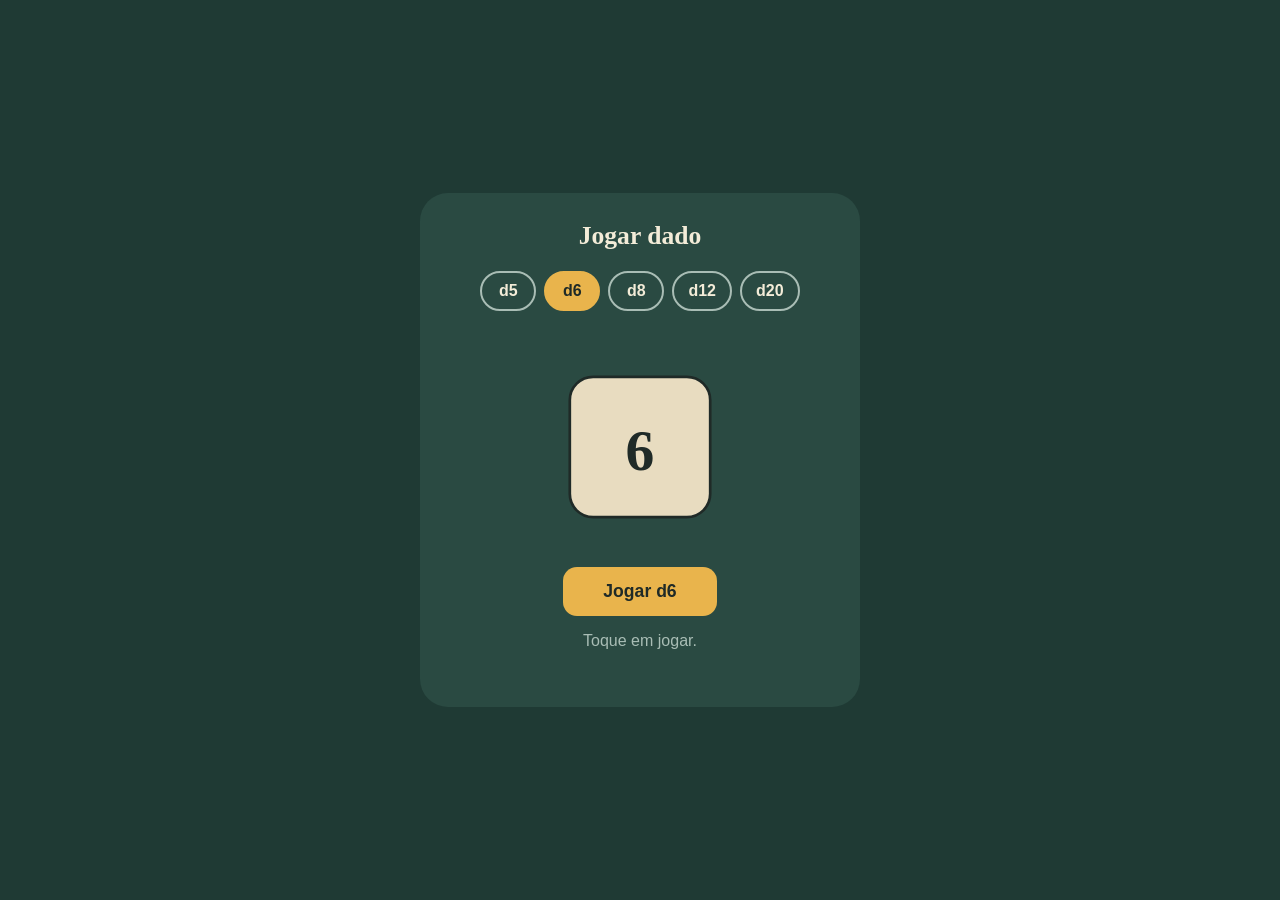
<file: Jogar dados.html>
<!DOCTYPE html>
<html lang="pt-BR">
<head>
<meta charset="UTF-8">
<meta name="viewport" content="width=device-width, initial-scale=1, viewport-fit=cover">
<title>Jogar dados</title>
<style>
:root{
  --bg:#1f3a34; --felt:#2a4a42; --ink:#f3ecd8; --muted:#a9bdb5;
  --die:#e8dcc0; --die-ink:#1f2a27; --accent:#e9b44c;
  box-sizing:border-box;
  padding-top:env(safe-area-inset-top,0px);
  padding-bottom:env(safe-area-inset-bottom,0px);
}
@media (prefers-color-scheme: dark){
  :root:not([data-theme="light"]){--bg:#1f3a34;--felt:#2a4a42;--ink:#f3ecd8;--muted:#a9bdb5;--die:#e8dcc0;--die-ink:#1f2a27;--accent:#e9b44c}
}
*,*::before,*::after{box-sizing:inherit}
html,body{height:100%;margin:0}
body{
  background:var(--bg);
  color:var(--ink);
  font-family:"Trebuchet MS","Gill Sans",Verdana,sans-serif;
  display:flex;align-items:center;justify-content:center;
}
main{
  width:min(440px,100%);
  margin:16px;
  background:var(--felt);
  border-radius:28px;
  padding:28px 22px 24px;
  text-align:center;
}
h1{font-family:Georgia,"Times New Roman",serif;font-weight:700;font-size:1.6rem;margin:0 0 20px}
.choices{display:flex;gap:8px;justify-content:center;flex-wrap:wrap;margin-bottom:26px}
.choices button{
  appearance:none;border:2px solid var(--muted);background:transparent;color:var(--ink);
  font:inherit;font-weight:700;padding:9px 14px;border-radius:999px;cursor:pointer;
  min-width:56px;transition:background .15s,color .15s,border-color .15s;
}
.choices button[aria-pressed="true"]{background:var(--accent);border-color:var(--accent);color:var(--die-ink)}
.choices button:focus-visible,.roll:focus-visible{outline:3px solid var(--ink);outline-offset:3px}
.stage{height:220px;display:flex;align-items:center;justify-content:center;perspective:600px}
.die{width:180px;height:180px;display:block}
.die .shape{fill:var(--die);stroke:var(--die-ink);stroke-width:3;stroke-linejoin:round}
.die .edge{fill:none;stroke:var(--die-ink);stroke-width:1.5;stroke-linejoin:round;opacity:.35}
.die text{
  font-family:Georgia,serif;font-weight:700;fill:var(--die-ink);
  text-anchor:middle;dominant-baseline:central;font-size:64px;
}
.die.rolling{animation:tumble .7s cubic-bezier(.3,.7,.4,1)}
@keyframes tumble{
  0%{transform:rotate(0) scale(1)}
  30%{transform:rotate(200deg) scale(.82)}
  70%{transform:rotate(520deg) scale(1.08)}
  100%{transform:rotate(720deg) scale(1)}
}
.roll{
  appearance:none;border:0;background:var(--accent);color:var(--die-ink);
  font:inherit;font-weight:700;font-size:1.1rem;padding:14px 40px;border-radius:14px;cursor:pointer;margin-top:10px;
}
.roll:active{transform:translateY(1px)}
.result{margin:16px 0 0;min-height:1.4em;color:var(--muted)}
.history{margin:8px 0 0;min-height:1.4em;font-size:.9rem;color:var(--muted);overflow-wrap:anywhere}
@media (prefers-reduced-motion: reduce){.die.rolling{animation:none}}
</style>
</head>
<body>
<main>
  <h1>Jogar dado</h1>

  <div class="choices" role="group" aria-label="Escolha o dado">
    <button data-faces="5" aria-pressed="false">d5</button>
    <button data-faces="6" aria-pressed="true">d6</button>
    <button data-faces="8" aria-pressed="false">d8</button>
    <button data-faces="12" aria-pressed="false">d12</button>
    <button data-faces="20" aria-pressed="false">d20</button>
  </div>

  <div class="stage">
    <svg class="die" id="die" viewBox="0 0 200 200" role="img" aria-label="Dado"></svg>
  </div>

  <button class="roll" id="roll">Jogar d6</button>
  <p class="result" id="result" aria-live="polite">Toque em jogar.</p>
  <p class="history" id="history"></p>
</main>

<script>
const cx = 100, cy = 100;

// Gera os pontos de um polígono regular
function poly(n, r, rot){
  const pts = [];
  for(let i=0;i<n;i++){
    const a = rot + i * 2*Math.PI/n;
    pts.push([cx + r*Math.cos(a), cy + r*Math.sin(a)]);
  }
  return pts;
}
const fmt = pts => pts.map(p => p[0].toFixed(1)+","+p[1].toFixed(1)).join(" ");

// Desenho de cada dado (forma + arestas internas)
function drawing(faces){
  const top = -Math.PI/2;
  if(faces === 5){            // pentágono
    const p = poly(5, 88, top), q = poly(5, 40, top + Math.PI/5*0);
    return {
      shape: `<polygon class="shape" points="${fmt(p)}"/>`,
      edges: p.map((pt,i)=>`<line class="edge" x1="${pt[0]}" y1="${pt[1]}" x2="${q[i][0]}" y2="${q[i][1]}"/>`).join("")
    };
  }
  if(faces === 6){            // cubo (quadrado arredondado)
    return {shape:`<rect class="shape" x="22" y="22" width="156" height="156" rx="26"/>`, edges:""};
  }
  if(faces === 8){            // octaedro: losango visto de frente
    const p = [[100,10],[178,100],[100,190],[22,100]];
    return {
      shape:`<polygon class="shape" points="${fmt(p)}"/>`,
      edges:`<polygon class="edge" points="100,10 140,100 100,190 60,100"/><line class="edge" x1="22" y1="100" x2="178" y2="100"/>`
    };
  }
  if(faces === 12){           // dodecaedro: pentágono grande com pentágono interno
    const p = poly(5, 90, top), q = poly(5, 48, top + Math.PI);
    return {
      shape:`<polygon class="shape" points="${fmt(p)}"/>`,
      edges:`<polygon class="edge" points="${fmt(q)}"/>` +
            p.map((pt,i)=>{const t=q[(i+3)%5];return `<line class="edge" x1="${pt[0]}" y1="${pt[1]}" x2="${t[0]}" y2="${t[1]}"/>`}).join("")
    };
  }
  // 20: icosaedro: hexágono com triângulo interno
  const p = poly(6, 90, top), q = poly(3, 46, top);
  return {
    shape:`<polygon class="shape" points="${fmt(p)}"/>`,
    edges:`<polygon class="edge" points="${fmt(q)}"/>` +
          q.map((pt,i)=>{const a=p[i*2],b=p[(i*2+1)%6],c=p[(i*2+5)%6];return `<line class="edge" x1="${pt[0]}" y1="${pt[1]}" x2="${a[0]}" y2="${a[1]}"/><line class="edge" x1="${pt[0]}" y1="${pt[1]}" x2="${b[0]}" y2="${b[1]}"/><line class="edge" x1="${pt[0]}" y1="${pt[1]}" x2="${c[0]}" y2="${c[1]}"/>`}).join("")
  };
}

const dieEl = document.getElementById("die");
const rollBtn = document.getElementById("roll");
const resultEl = document.getElementById("result");
const historyEl = document.getElementById("history");
const buttons = document.querySelectorAll(".choices button");
let faces = 6, value = 6, rolls = [], busy = false;

function render(){
  const d = drawing(faces);
  dieEl.innerHTML = d.shape + d.edges + `<text x="100" y="104">${value}</text>`;
  dieEl.setAttribute("aria-label", `d${faces} mostrando ${value}`);
  rollBtn.textContent = `Jogar d${faces}`;
}

buttons.forEach(b => b.addEventListener("click", () => {
  if(busy) return;
  faces = Number(b.dataset.faces);
  value = faces;
  rolls = [];
  buttons.forEach(x => x.setAttribute("aria-pressed", String(x === b)));
  resultEl.textContent = "Toque em jogar.";
  historyEl.textContent = "";
  render();
}));

rollBtn.addEventListener("click", () => {
  if(busy) return;
  busy = true;
  rollBtn.disabled = true;
  dieEl.classList.remove("rolling");
  void dieEl.getBoundingClientRect();
  dieEl.classList.add("rolling");

  // números rápidos durante a rolagem
  const tick = setInterval(() => {
    value = 1 + Math.floor(Math.random() * faces);
    render();
  }, 70);

  setTimeout(() => {
    clearInterval(tick);
    // resultado final com sorteio criptograficamente seguro quando possível
    const buf = new Uint32Array(1);
    crypto.getRandomValues(buf);
    value = 1 + (buf[0] % faces);
    render();
    rolls.unshift(value);
    rolls = rolls.slice(0, 8);
    resultEl.textContent = `Resultado no d${faces}: ${value}`;
    historyEl.textContent = rolls.length > 1 ? "Anteriores: " + rolls.slice(1).join(", ") : "";
    dieEl.classList.remove("rolling");
    rollBtn.disabled = false;
    busy = false;
  }, 700);
});

render();
</script>
</body>
</html>
</file>
